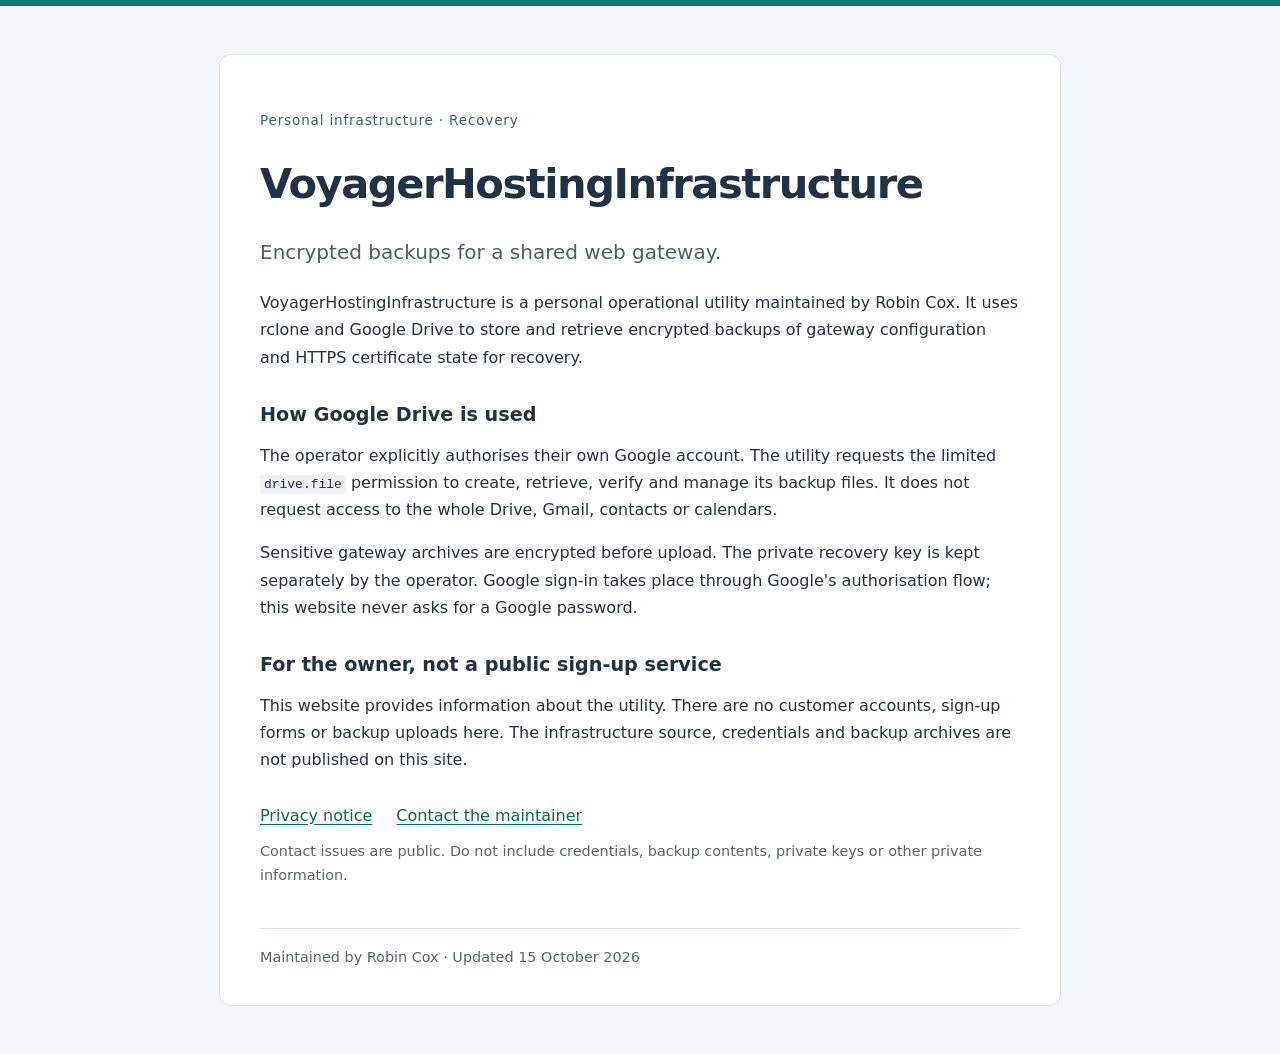
<file: index.html>
<!doctype html>
<html lang="en">
<head>
  <meta charset="utf-8">
  <meta name="viewport" content="width=device-width, initial-scale=1">
  <meta name="description" content="Information about the personal VoyagerHostingInfrastructure gateway backup utility.">
  <title>VoyagerHostingInfrastructure — Gateway backups</title>
  <link rel="stylesheet" href="style.css">
</head>
<body>
<main>
  <p class="eyebrow">Personal infrastructure · Recovery</p>
  <h1>VoyagerHostingInfrastructure</h1>
  <p class="lead">Encrypted backups for a shared web gateway.</p>
  <p>VoyagerHostingInfrastructure is a personal operational utility maintained by
    Robin Cox. It uses rclone and Google Drive to store and retrieve encrypted
    backups of gateway configuration and HTTPS certificate state for recovery.</p>
  <h2>How Google Drive is used</h2>
  <p>The operator explicitly authorises their own Google account. The utility
    requests the limited <code>drive.file</code> permission to create, retrieve,
    verify and manage its backup files. It does not request access to the whole
    Drive, Gmail, contacts or calendars.</p>
  <p>Sensitive gateway archives are encrypted before upload. The private recovery
    key is kept separately by the operator. Google sign-in takes place through
    Google's authorisation flow; this website never asks for a Google password.</p>
  <h2>For the owner, not a public sign-up service</h2>
  <p>This website provides information about the utility. There are no customer
    accounts, sign-up forms or backup uploads here. The infrastructure source,
    credentials and backup archives are not published on this site.</p>
  <nav aria-label="Information"><a href="privacy.html">Privacy notice</a>
    <a href="https://github.com/RobinCHCH/VoyagerHostingInfo/issues">Contact the maintainer</a></nav>
  <p class="note">Contact issues are public. Do not include credentials, backup
    contents, private keys or other private information.</p>
  <footer>Maintained by Robin Cox · Updated 15 October 2026</footer>
</main>
</body>
</html>
</file>
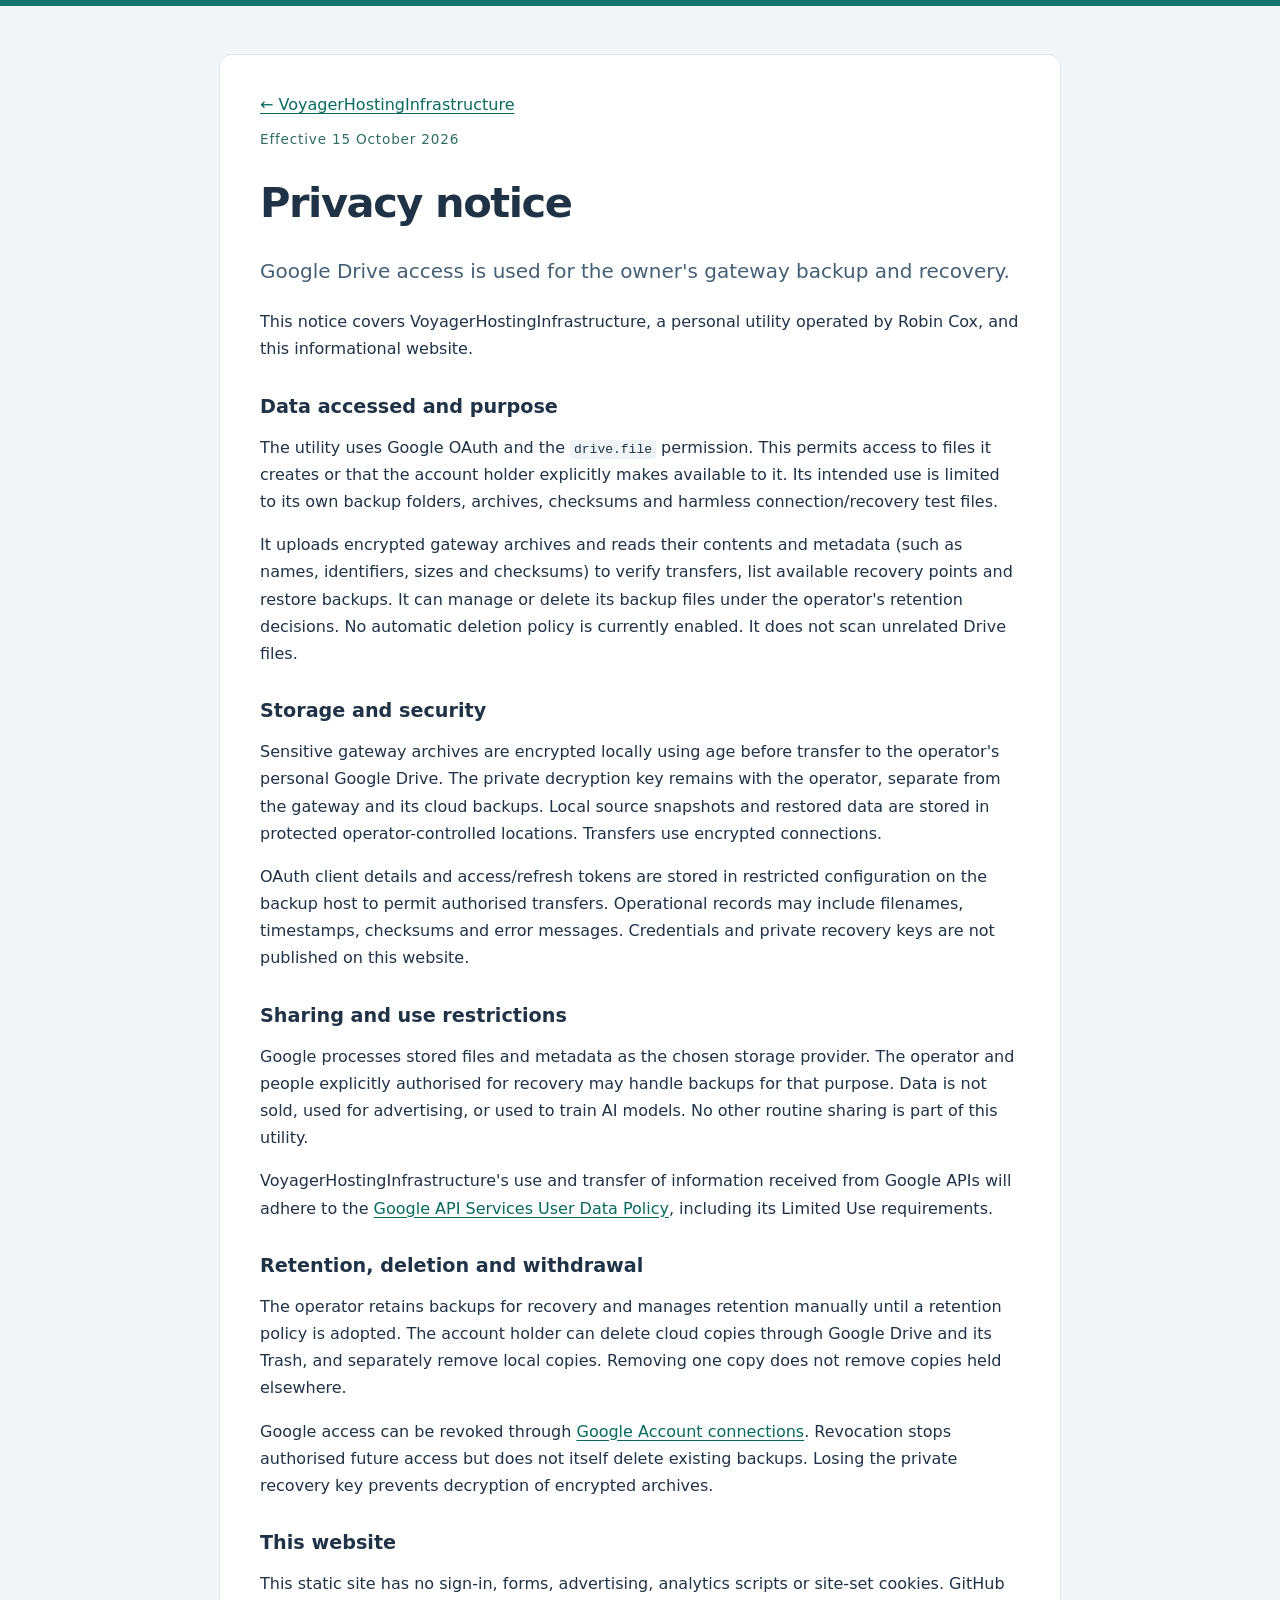
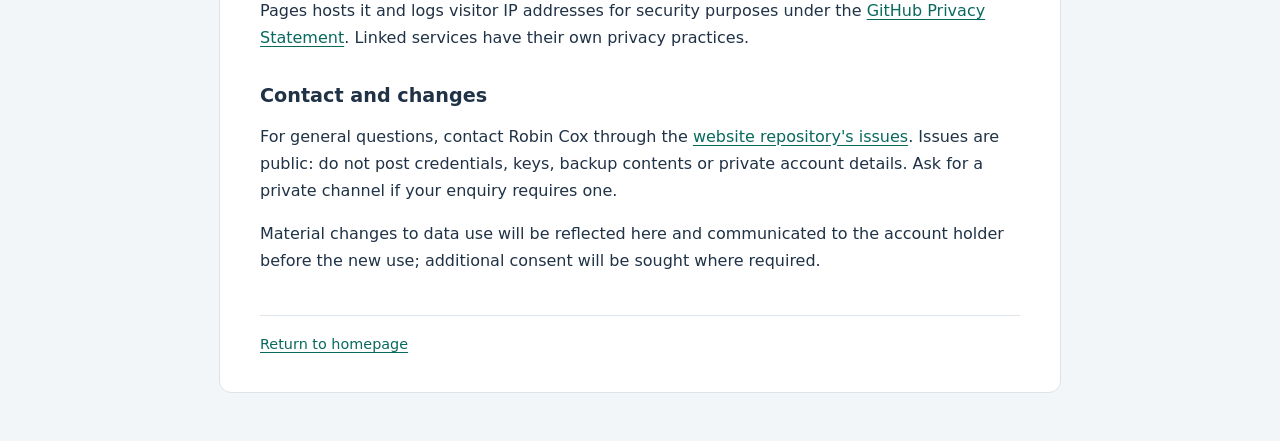
<file: privacy.html>
<!doctype html>
<html lang="en">
<head>
  <meta charset="utf-8">
  <meta name="viewport" content="width=device-width, initial-scale=1">
  <meta name="description" content="How the VoyagerHostingInfrastructure personal backup utility handles Google Drive data.">
  <title>Privacy notice — VoyagerHostingInfrastructure</title>
  <link rel="stylesheet" href="style.css">
</head>
<body>
<main>
  <a href="./">← VoyagerHostingInfrastructure</a>
  <p class="eyebrow">Effective 15 October 2026</p>
  <h1>Privacy notice</h1>
  <p class="lead">Google Drive access is used for the owner's gateway backup and recovery.</p>
  <p>This notice covers VoyagerHostingInfrastructure, a personal utility operated
    by Robin Cox, and this informational website.</p>
  <h2>Data accessed and purpose</h2>
  <p>The utility uses Google OAuth and the <code>drive.file</code> permission. This
    permits access to files it creates or that the account holder explicitly makes
    available to it. Its intended use is limited to its own backup folders, archives,
    checksums and harmless connection/recovery test files.</p>
  <p>It uploads encrypted gateway archives and reads their contents and metadata
    (such as names, identifiers, sizes and checksums) to verify transfers, list
    available recovery points and restore backups. It can manage or delete its
    backup files under the operator's retention decisions. No automatic deletion
    policy is currently enabled. It does not scan unrelated Drive files.</p>
  <h2>Storage and security</h2>
  <p>Sensitive gateway archives are encrypted locally using age before transfer
    to the operator's personal Google Drive. The private decryption key remains
    with the operator, separate from the gateway and its cloud backups. Local
    source snapshots and restored data are stored in protected operator-controlled
    locations. Transfers use encrypted connections.</p>
  <p>OAuth client details and access/refresh tokens are stored in restricted
    configuration on the backup host to permit authorised transfers. Operational
    records may include filenames, timestamps, checksums and error messages.
    Credentials and private recovery keys are not published on this website.</p>
  <h2>Sharing and use restrictions</h2>
  <p>Google processes stored files and metadata as the chosen storage provider.
    The operator and people explicitly authorised for recovery may handle backups
    for that purpose. Data is not sold, used for advertising, or used to train AI
    models. No other routine sharing is part of this utility.</p>
  <p>VoyagerHostingInfrastructure's use and transfer of information received from
    Google APIs will adhere to the
    <a href="https://developers.google.com/terms/api-services-user-data-policy">Google API Services User Data Policy</a>,
    including its Limited Use requirements.</p>
  <h2>Retention, deletion and withdrawal</h2>
  <p>The operator retains backups for recovery and manages retention manually
    until a retention policy is adopted. The account holder can delete cloud
    copies through Google Drive and its Trash, and separately remove local copies.
    Removing one copy does not remove copies held elsewhere.</p>
  <p>Google access can be revoked through
    <a href="https://myaccount.google.com/connections">Google Account connections</a>.
    Revocation stops authorised future access but does not itself delete existing
    backups. Losing the private recovery key prevents decryption of encrypted
    archives.</p>
  <h2>This website</h2>
  <p>This static site has no sign-in, forms, advertising, analytics scripts or
    site-set cookies. GitHub Pages hosts it and logs visitor IP addresses for
    security purposes under the
    <a href="https://docs.github.com/en/site-policy/privacy-policies/github-general-privacy-statement">GitHub Privacy Statement</a>.
    Linked services have their own privacy practices.</p>
  <h2>Contact and changes</h2>
  <p>For general questions, contact Robin Cox through the
    <a href="https://github.com/RobinCHCH/VoyagerHostingInfo/issues">website repository's issues</a>.
    Issues are public: do not post credentials, keys, backup contents or private
    account details. Ask for a private channel if your enquiry requires one.</p>
  <p>Material changes to data use will be reflected here and communicated to the
    account holder before the new use; additional consent will be sought where
    required.</p>
  <footer><a href="./">Return to homepage</a></footer>
</main>
</body>
</html>
</file>
<file: style.css>
:root { color-scheme: light; font-family: system-ui, -apple-system, "Segoe UI", sans-serif; color: #203246; background: #f3f6f8; }
body { margin: 0; border-top: 6px solid #16756c; }
main { max-width: 760px; margin: 48px auto; padding: 40px; background: #fff; border: 1px solid #dce4e9; border-radius: 12px; }
h1 { font-size: clamp(1.6rem, 4vw, 2.6rem); line-height: 1.15; overflow-wrap: anywhere; letter-spacing: -.035em; }
h2 { font-size: 1.2rem; margin-top: 2rem; }
p { line-height: 1.7; }
.eyebrow { color: #316c65; font-size: .85rem; letter-spacing: .06em; }
.lead { font-size: 1.25rem; color: #456075; }
a { color: #08695f; text-underline-offset: .2em; }
a:hover { color: #034139; }
a:focus-visible { outline: 3px solid #eead36; outline-offset: 4px; }
nav { display: flex; gap: 24px; flex-wrap: wrap; margin-top: 32px; }
code { background: #eef3f5; padding: .15em .3em; border-radius: 3px; }
.note, footer { font-size: .9rem; color: #526575; }
footer { margin-top: 40px; padding-top: 20px; border-top: 1px solid #dce4e9; }
@media (max-width: 600px) { main { margin: 20px 12px; padding: 24px 20px; } }
</file>
